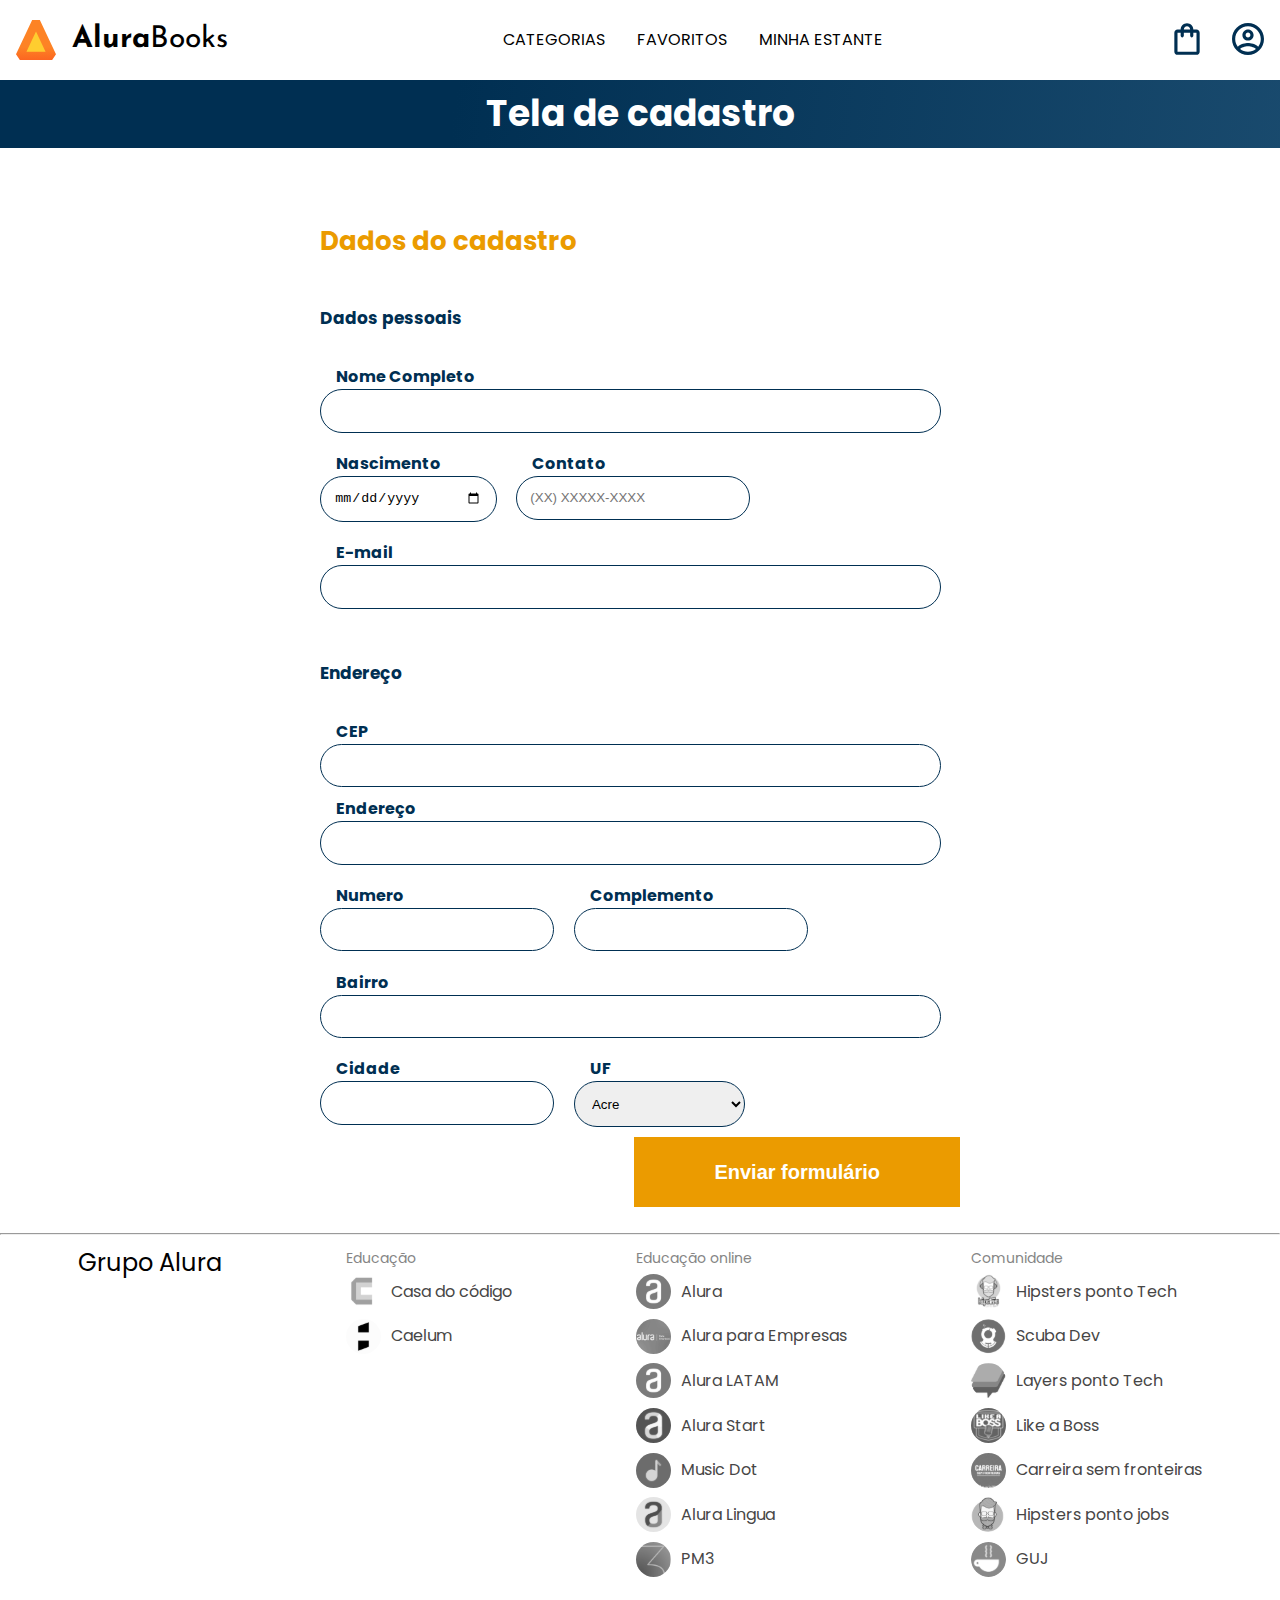
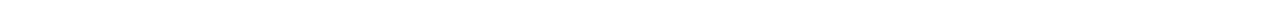
<file: Foramação de Javascript para fron-end/AluraBook cadastro/index.html>
<!DOCTYPE html>
<html lang="en">

<head>
    <meta charset="UTF-8">
    <meta http-equiv="X-UA-Compatible" content="IE=edge">
    <meta name="viewport" content="width=device-width, initial-scale=1.0">
    <link rel="stylesheet" href="./styles/reset.css">
    <link rel="preconnect" href="https://fonts.googleapis.com">
    <link rel="preconnect" href="https://fonts.gstatic.com" crossorigin>
    <link href="https://fonts.googleapis.com/css2?family=Poppins:wght@300;400;500;700&display=swap" rel="stylesheet">
    <link rel="stylesheet" href="https://unpkg.com/swiper@8/swiper-bundle.min.css" />
    <link href="https://fonts.googleapis.com/css2?family=Josefin+Sans:wght@400;700&display=swap" rel="stylesheet">
    <link rel="stylesheet" href="./styles/styles.css">
    <title>Formulário de cadastro</title>
</head>

<body>

    <header class="cabeçalho">
        <div class="container">
            <input type="checkbox" id="menu" class="container__botao">
            <label for="menu" class="container__rotulo">
                <span class="cabeçalho__menu-hamburguer container__imagem"></span>
            </label>
            <ul class="lista-menu">
                <li class="lista-menu__titulo">Categorias</li>
                <li class="lista-menu__item">
                    <a href="#" class="lista-menu__link">Programação</a>
                </li>
                <li class="lista-menu__item">
                    <a href="#" class="lista-menu__link">Front-end</a>
                </li>
                <li class="lista-menu__item">
                    <a href="#" class="lista-menu__link">Infraestrutura</a>
                </li>
                <li class="lista-menu__item">
                    <a href="#" class="lista-menu__link">Business</a>
                </li>
                <li class="lista-menu__item">
                    <a href="#" class="lista-menu__link">Design & UX</a>
                </li>
            </ul>
            <img src="img/Logo.svg" alt="Logo da Alurabooks" class="container__imagem">
            <h1 class="container__titulo"><b class="container__titulo--negrito">Alura</b>Books</h1>
        </div>

        <ul class="opções">
            <input type="checkbox" id="opções-menu" class="opções__botão">
            <li class="opções__item"><a href="#" class="opções__link">Categorias</a></li>
            <li class="opções__item"><a href="#" class="opções__link">Favoritos</a></li>
            <li class="opções__item"><a href="#" class="opções__link">Minha estante</a></li>
        </ul>

        <div class="container">
            <a href="#"><img src="img/Favoritos.svg" alt="Meus favoritos"
                    class="container__imagem container__imagem-transparente"></a>
            <a href="#" class="container__link">
                <img src="img/Compras.svg" alt="Carrinhos de compras" class="container__imagem">
                <p class="container__texto">Minha sacola</p>
            </a>
            <a href="#" class="container__link">
                <img src="img/Usuario.svg" alt="Meu perfil" class="container__imagem">
                <p class="container__texto">Meu perfil</p>
            </a>
        </div>
    </header>

    <section class="banner">
        <h2 class="banner__titulo">Tela de cadastro</h2>
    </section>

    <main class="principal">
        <h2 class="principal__titulo">Dados do cadastro</h2>

        <form class="principal__formulario" id="formulario" target="_blank"
            onsubmit="location.replace('./cadastro-finalizado.html')">
            <h3 class="principal__subtitulo">Dados pessoais</h3>
            <div class="formulario__campo">
                <label class="campo__etiqueta" for="nome">Nome Completo</label>
                <input name="nome" id="nome" class="campo__escrita" required />
            </div>
            <div class="formulario__dupla">
                <div class="formulario__campo">
                    <label class="campo__etiqueta" for="nascimento">Nascimento</label>
                    <input name="nascimento" id="nascimento" type="date" class="campo__escrita" required />
                </div>
                <div class="formulario__campo">
                    <label class="campo__etiqueta" for="telefone">Contato</label>
                    <input name="telefone" id="telefone" type="tel" placeholder="(XX) XXXXX-XXXX" class="campo__escrita"
                        required />
                </div>
            </div>
            <div class="formulario__campo">
                <label class="campo__etiqueta" for="email">E-mail</label>
                <input name="email" id="email" type="email" class="campo__escrita" required />
            </div>

            <h3 class="principal__subtitulo">Endereço</h3>

            <div class="formulario__campo">
                <label class="campo__etiqueta" for="cep">CEP</label>
                <input name="cep" id="cep" class="campo__escrita" required />
                <div id="erro" class="erroCEP"></div>
            </div>

            <div class="formulario__campo">
                <label class="campo__etiqueta" for="endereco">Endereço</label>
                <input name="endereco" id="endereco" class="campo__escrita" required />
            </div>
            <div class="formulario__dupla">
                <div class="formulario__campo">
                    <label class="campo__etiqueta" for="numero">Numero</label>
                    <input name="numero" id="numero" class="campo__escrita" required />
                </div>
                <div class="formulario__campo">
                    <label class="campo__etiqueta" for="complemento">Complemento</label>
                    <input name="complemento" id="complemento" class="campo__escrita" />
                </div>
            </div>
            <div class="formulario__campo">
                <label class="campo__etiqueta" for="bairro">Bairro</label>
                <input name="bairro" id="bairro" class="campo__escrita" required />
            </div>
            <div class="formulario__dupla">
                <div class="formulario__campo">
                    <label class="campo__etiqueta" for="cidade">Cidade</label>
                    <input name="cidade" id="cidade" class="campo__escrita" required />
                </div>

                <div class="formulario__campo">
                    <label class="campo__etiqueta" for="estado">UF</label>
                    <select id="estado" name="estado" class="campo__escrita">
                        <option value="AC">Acre</option>
                        <option value="AL">Alagoas</option>
                        <option value="AP">Amapá</option>
                        <option value="AM">Amazonas</option>
                        <option value="BA">Bahia</option>
                        <option value="CE">Ceará</option>
                        <option value="DF">Distrito Federal</option>
                        <option value="ES">Espírito Santo</option>
                        <option value="GO">Goiás</option>
                        <option value="MA">Maranhão</option>
                        <option value="MT">Mato Grosso</option>
                        <option value="MS">Mato Grosso do Sul</option>
                        <option value="MG">Minas Gerais</option>
                        <option value="PA">Pará</option>
                        <option value="PB">Paraíba</option>
                        <option value="PR">Paraná</option>
                        <option value="PE">Pernambuco</option>
                        <option value="PI">Piauí</option>
                        <option value="RJ">Rio de Janeiro</option>
                        <option value="RN">Rio Grande do Norte</option>
                        <option value="RS">Rio Grande do Sul</option>
                        <option value="RO">Rondônia</option>
                        <option value="RR">Roraima</option>
                        <option value="SC">Santa Catarina</option>
                        <option value="SP">São Paulo</option>
                        <option value="SE">Sergipe</option>
                        <option value="TO">Tocantins</option>
                        <option value="EX">Estrangeiro</option>
                    </select>
                </div>

            </div>


            <input type="submit" value="Enviar formulário" class="formulario__botao" id="enviar">
        </form>
    </main>

    <hr>
    <footer class="rodapé">
        <h2 class="rodapé__titulo">Grupo Alura</h2>
        <ul class="lista-rodapé">
            <li class="lista-rodapé__titulo">Educação</li>
            <li class="lista-rodapé__item">
                <img src="img/CasaDoCodigo.svg" alt="Logo da casa do código">
                <a href="https://www.casadocodigo.com.br/" class="lista-rodapé__link">Casa do código</a>
            </li>
            <li class="lista-rodapé__item">
                <img src="img/Caelum.svg" alt="Logo da caelum">
                <a href="https://caelum.com.br/" class="lista-rodapé__link">Caelum</a>
            </li>
        </ul>

        <ul class="lista-rodapé">
            <li class="lista-rodapé__titulo">Educação online</li>
            <li class="lista-rodapé__item">
                <img src="img/Alura.svg" alt="Logo da Alura">
                <a href="https://www.alura.com.br/" class="lista-rodapé__link">Alura</a>
            </li>
            <li class="lista-rodapé__item">
                <img src="img/AluraEmpresas.svg" alt="Logo da Alura para Empresas">
                <a href="https://www.alura.com.br/empresas" class="lista-rodapé__link">Alura para Empresas</a>
            </li>
            <li class="lista-rodapé__item">
                <img src="img/AluraLATAM.svg" alt="Logo da Alura Latam">
                <a href="https://www.aluracursos.com/" class="lista-rodapé__link">Alura LATAM</a>
            </li>
            <li class="lista-rodapé__item">
                <img src="img/AluraStart.svg" alt="Logo da Alura START">
                <a href="https://www.alurastart.com.br/" class="lista-rodapé__link">Alura Start</a>
            </li>
            <li class="lista-rodapé__item">
                <img src="img/MusicDot.svg" alt="Logo da Music Dot">
                <a href="https://www.musicdot.com.br/" class="lista-rodapé__link">Music Dot</a>
            </li>
            <li class="lista-rodapé__item">
                <img src="img/AluraLingua.svg" alt="Logo da Alura Lingua">
                <a href="https://www.aluralingua.com.br/" class="lista-rodapé__link">Alura Lingua</a>
            </li>
            <li class="lista-rodapé__item">
                <img src="img/PM3.svg" alt="Logo da PM3">
                <a href="https://www.cursospm3.com.br/" class="lista-rodapé__link">PM3</a>
            </li>
        </ul>

        <ul class="lista-rodapé">
            <li class="lista-rodapé__titulo">Comunidade</li>
            <li class="lista-rodapé__item">
                <img src="img/HipstersTech.svg" alt="Logo do Hipsters ponto Tech">
                <a href="https://hipsters.tech/" class="lista-rodapé__link">Hipsters ponto Tech</a>
            </li>
            <li class="lista-rodapé__item">
                <img src="img/ScubaDev.svg" alt="Logo do Scuba Dev">
                <a href="https://scuba.dev.br/" class="lista-rodapé__link">Scuba Dev</a>
            </li>
            <li class="lista-rodapé__item">
                <img src="img/LayersTech.svg" alt="Logo do Layers ponto Tech">
                <a href="https://layerspontotech.com.br/" class="lista-rodapé__link">Layers ponto Tech</a>
            </li>
            <li class="lista-rodapé__item">
                <img src="img/LikeABoss.svg" alt="Logo do Like a Boss">
                <a href="https://likeaboss.com.br/" class="lista-rodapé__link">Like a Boss</a>
            </li>
            <li class="lista-rodapé__item">
                <img src="img/CarreiraSemFronteira.svg" alt="Logo do Carreira sem fronteiras">
                <a href="https://www.carreirasemfronteiras.com.br/" class="lista-rodapé__link">Carreira sem
                    fronteiras</a>
            </li>
            <li class="lista-rodapé__item">
                <img src="img/HipstersJobs.svg" alt="Logo do Hipsters ponto jobs">
                <a href="https://hipsters.jobs/" class="lista-rodapé__link">Hipsters ponto jobs</a>
            </li>
            <li class="lista-rodapé__item">
                <img src="img/GUJ.svg" alt="Logo do GUJ">
                <a href="https://www.guj.com.br/" class="lista-rodapé__link">GUJ</a>
            </li>
        </ul>
    </footer>
    <script src="Cadastro.js"></script>
</body>

</html>
</file>
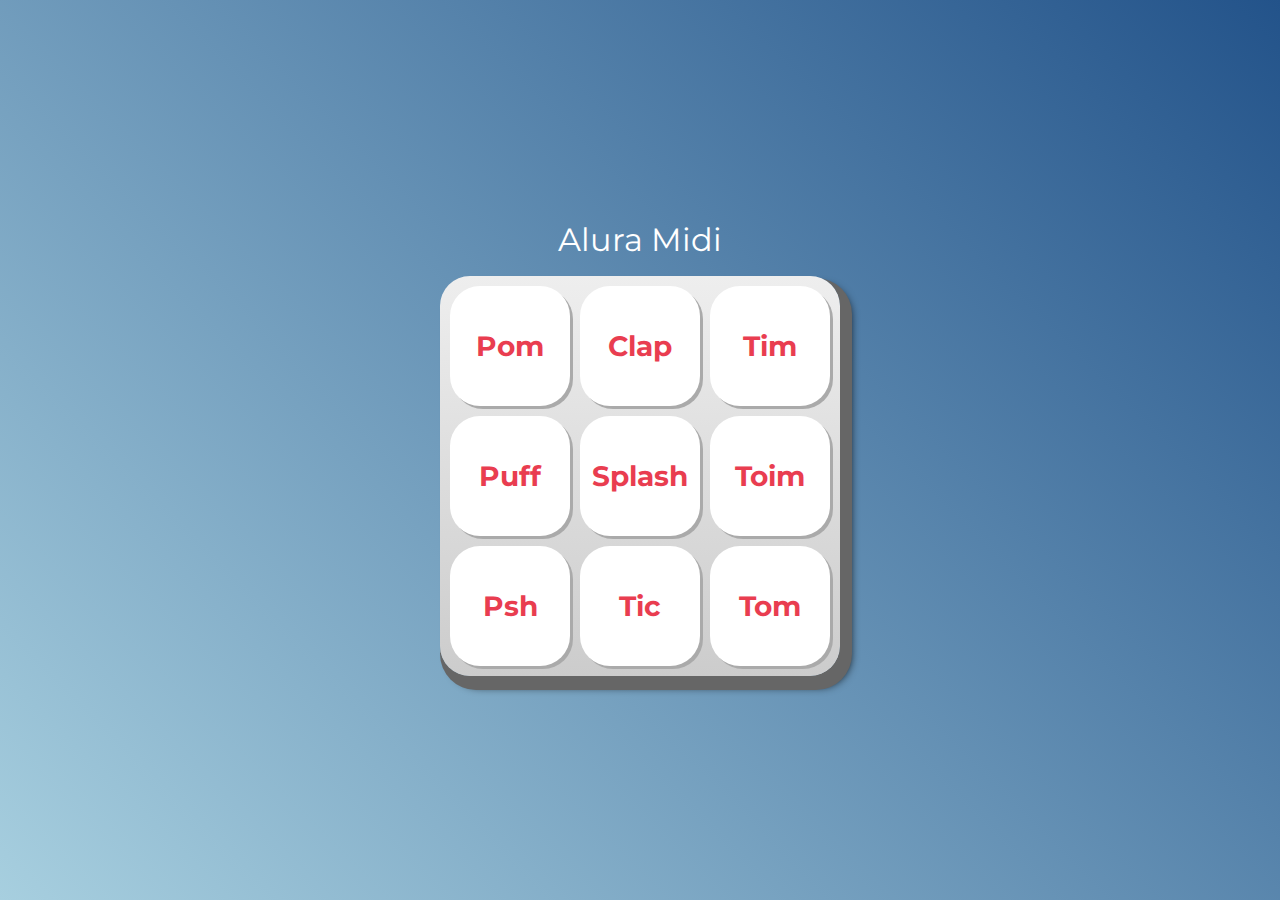
<file: Foramação de Javascript para fron-end/AluraMIDI/index.html>
<!DOCTYPE html>
<html lang="pt-BR">
<head>
    <meta charset="UTF-8">
    <meta http-equiv="X-UA-Compatible" content="IE=edge">
    <meta name="viewport" content="width=device-width, initial-scale=1.0">

    <title>Alura MIDI</title>

    <link rel="preconnect" href="https://fonts.googleapis.com">
    <link rel="preconnect" href="https://fonts.gstatic.com" crossorigin>
    <link href="https://fonts.googleapis.com/css2?family=Montserrat:wght@500;600&display=swap" rel="stylesheet">

    <link rel="icon" type="image/png" href="images/bateria.png">
    <link rel="stylesheet" href="css/reset.css">
    <link rel="stylesheet" href="css/estilos.css">

</head>
<body>

    <h1>Alura Midi</h1>

    <section class="teclado">
        <button class="tecla tecla_pom">Pom</button>
        <button class="tecla tecla_clap">Clap</button>
        <button class="tecla tecla_tim">Tim</button>

        <button class="tecla tecla_puff">Puff</button>
        <button class="tecla tecla_splash">Splash</button>
        <button class="tecla tecla_toim">Toim</button>

        <button class="tecla tecla_psh">Psh</button>
        <button class="tecla tecla_tic">Tic</button>
        <button class="tecla tecla_tom">Tom</button>
    </section>

    <audio  src="sounds/keyq.wav" id="som_tecla_pom"></audio  >
    <audio  src="sounds/keyw.wav" id="som_tecla_clap"></audio  >
    <audio  src="sounds/keye.wav" id="som_tecla_tim"></audio >
    <audio  src="sounds/keya.wav" id="som_tecla_puff"></audio >
    <audio  src="sounds/keys.wav" id="som_tecla_splash"></audio >
    <audio  src="sounds/keyd.wav" id="som_tecla_toim"></audio >
    <audio  src="sounds/keyz.wav" id="som_tecla_psh"></audio >
    <audio  src="sounds/keyx.wav" id="som_tecla_tic"></audio >
    <audio  src="sounds/keyc.wav" id="som_tecla_tom"></audio>
<script src="main.js"></script>
</body>
</html>
</file>
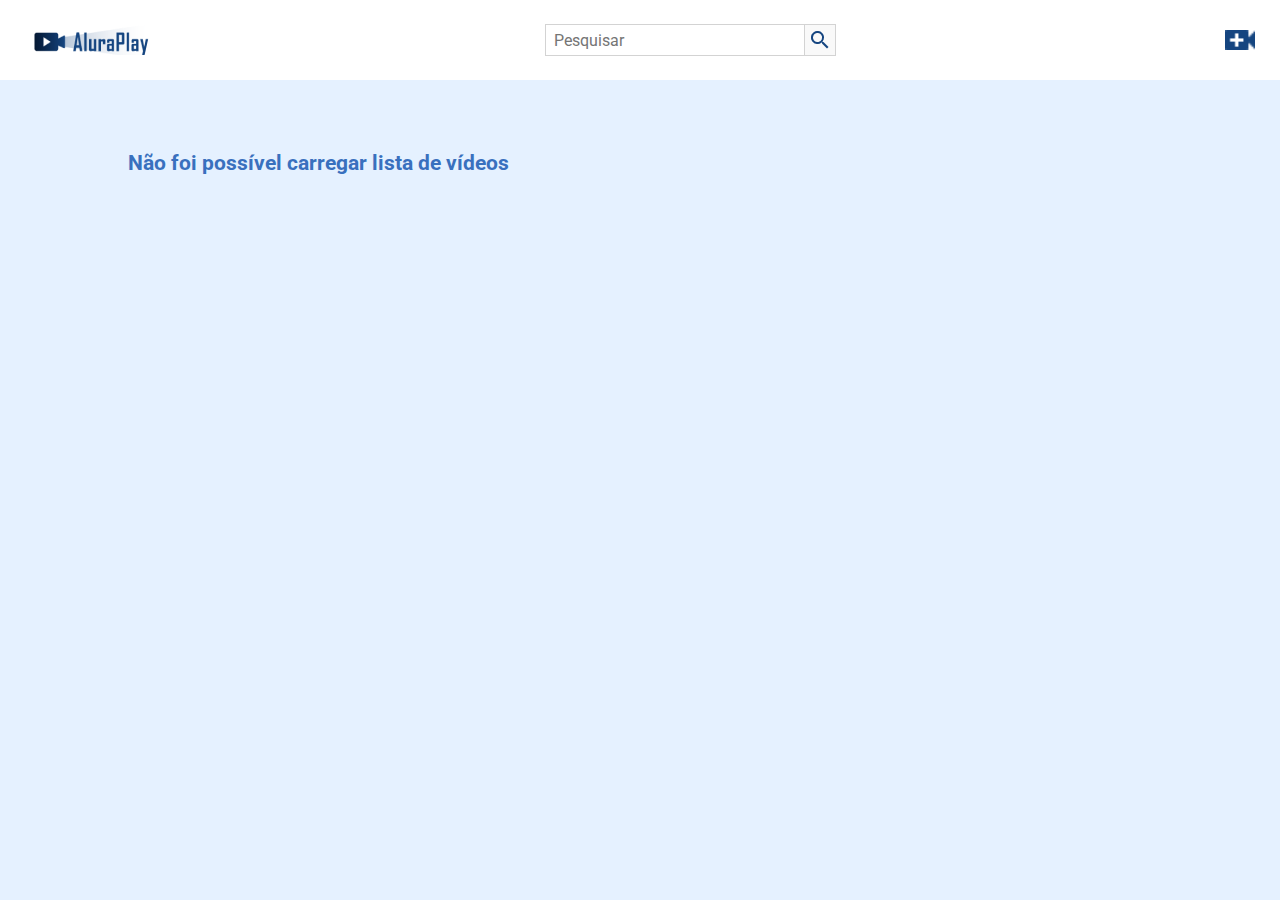
<file: Foramação de Javascript para fron-end/AluraPlay/index.html>
<!DOCTYPE html>
<html lang="pt-br">

<head>
    <meta charset="UTF-8">
    <meta http-equiv="X-UA-Compatible" content="IE=edge">
    <meta name="viewport" content="width=device-width, initial-scale=1.0">
    <link href="https://fonts.googleapis.com/css2?family=Roboto:wght@400;700&display=swap" rel="stylesheet">
    <link rel="stylesheet" href="./css/reset.css">
    <link rel="stylesheet" href="./css/estilos.css">
    <link rel="stylesheet" href="./css/flexbox.css">
    <title>AluraPlay</title>
    <link rel="shortcut icon" href="./img/favicon.ico" type="image/x-icon">
</head>

<body>

    <header>

        <nav class="cabecalho">
            <a class="logo" href="./index.html"></a>

            <div class="cabecalho__pesquisar">

                <input type="search" placeholder="Pesquisar" id="pesquisar" class="pesquisar__input" data-pesquisa>
                <button class="pesquisar__botao" data-botao-pesquisa>

            </div>

            <div class="cabecalho__icones">
                <a href="./pages/enviar-video.html" class="cabecalho__videos"></a>
            </div>
        </nav>

    </header>

    <ul class="videos__container" alt="videos alura" data-lista>

    </ul>
    <script src="./js/mostrarVideos.js" type="module"></script>
    <script src="./js/buscaVideo.js" type="module"></script>
</body>

</html>
</file>
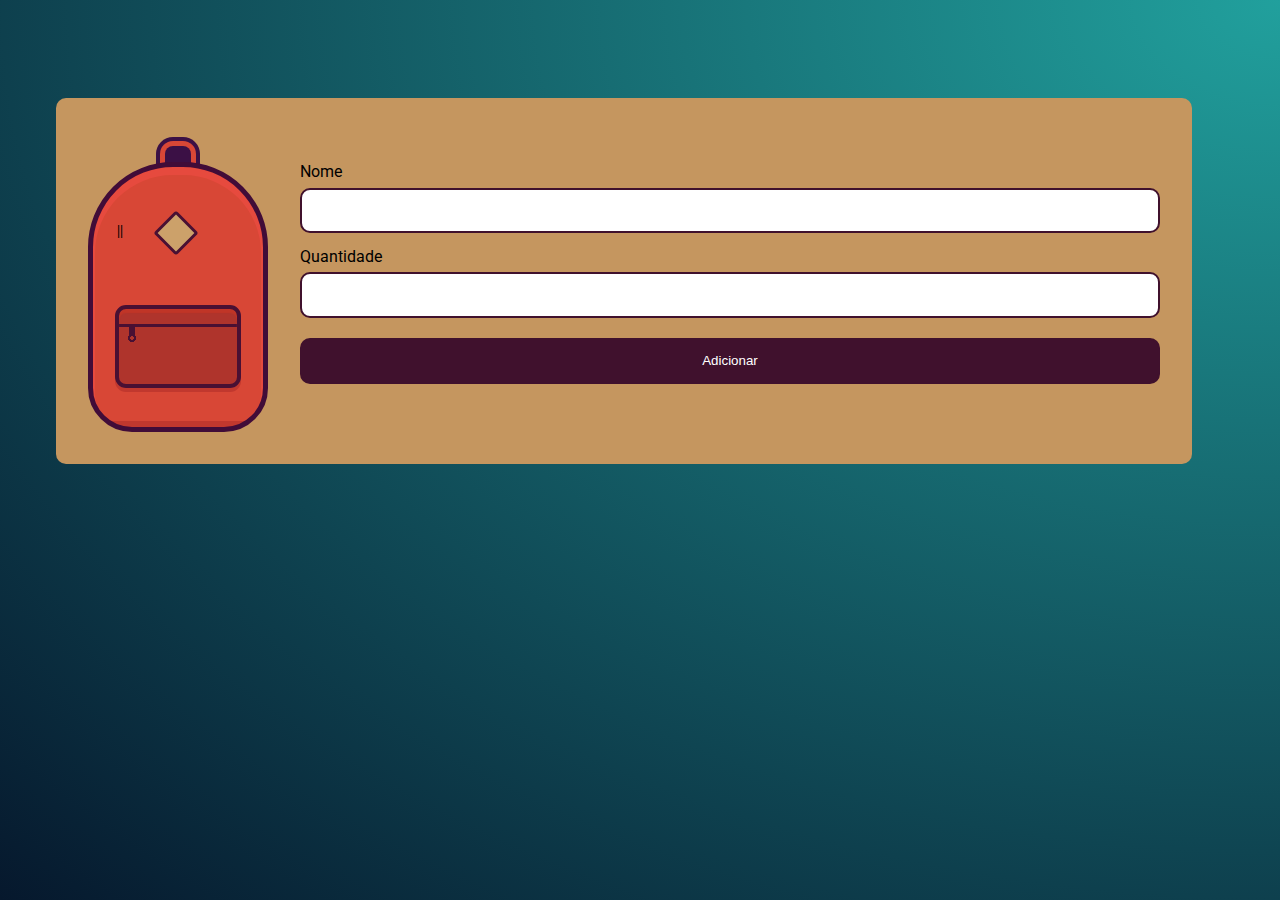
<file: Foramação de Javascript para fron-end/Mochila de viagem/index.html>
<!DOCTYPE html>
<html lang="en">
<head>
    <meta charset="UTF-8">
    <meta http-equiv="X-UA-Compatible" content="IE=edge">
    <meta name="viewport" content="width=device-width, initial-scale=1.0">
    <title>Mochila de viagem</title>
    <link rel="stylesheet" href="css/style.css">

    <link rel="preconnect" href="https://fonts.googleapis.com">
    <link rel="preconnect" href="https://fonts.gstatic.com" crossorigin>
    <link href="https://fonts.googleapis.com/css2?family=Roboto&display=swap" rel="stylesheet"> 
</head>
<body>
    <main class="conteudo">
        <div class="principal">
            <div class="mochila"></div>
            <form action="" class="adicionar" id="novoItem">
                <label for="item">Nome</label>
                <input type="text" name="nome" id="nome">
                <label for="item">Quantidade</label>
                <input type="number" name="quantidade" id="quantidade">
                <input type="submit" value="Adicionar" class="cadastrar">
            </form>
        </div>
        
        <ul class="lista" id="lista"></ul>
    </main>
    <script src="js/main.js"></script>
</body>
</html>
</file>
<file: Foramação de Javascript para fron-end/AluraBook cadastro/styles/styles.css>
@import url("header.css");
@import url("banner.css");
@import url("formulario.css");
@import url("rodape.css");
@import url("cadastro.css");

:root {
    --cor-de-fundo: #EBECEE;
    --branco: #FFFFFF;
    --laranja: #EB9B00;
    --azul-degrade: linear-gradient(97.54deg, #002F52 35.49%, #326589 165.37%);
    --fonte-principal: "Poppins";
    --azul: #002F52;
    --fonte-secundario: "Josefin Sans";
    --preto: #000000;
    --cinza: #474646;
    --cinza-claro: #858585;
    --vermelho: #D94937;
}

body {
    background-color: var(--branco);
    font-family: var(--fonte-principal);
    font-size: 16px;
    font-weight: 400;
}
</file>
<file: Foramação de Javascript para fron-end/AluraMIDI/css/estilos.css>
:root {
  --cinza: #aaa;
  --vermelha: #e93d50;
  --vermelha-escura: #af303f;
  --branca: #fff;
  --luz: rgb(229, 255, 0);
}

body {
  align-items: center;
  background: linear-gradient(45deg, #a7cfdf 0%,#23538a 100%);
  display: flex;
  justify-content: center;
  flex-direction: column;
  font-family: 'Montserrat', sans-serif;
  min-height: 100vh;
}

h1 {
  color: var(--branca);
  margin-bottom: 20px;
  font-size: 2rem;
}

.teclado {
  background: linear-gradient(to bottom, #eeeeee 0%,#cccccc 100%);
  box-shadow: 6px 8px 0 6px #666, 10px 10px 10px #000;
  border-radius: 30px;
  display: grid;
  gap: 10px;
  grid-template-columns: repeat(3, 1fr);
  padding: 10px;
}

.tecla {
  background-color: var(--branca);
  border-radius: 30px;
  box-shadow: 3px 3px 0 var(--cinza);
  color: var(--vermelha);
  cursor: pointer;
  height: 120px;
  font-size: 1.75em;
  font-weight: bold;
  line-height: 120px;
  text-align: center;
  width: 120px;
}

.tecla.ativa,
.tecla:active {
  background-color: var(--vermelha);
  border: 4px solid  var(--vermelha);
  box-shadow: 3px 3px 0 var(--vermelha-escura) inset;
  color: var(--branca);
  outline: none;
}

.tecla.focus,
.tecla:focus {
  outline: none;
  box-shadow: 1px 1px 10px var(--luz);
}

.tecla.active:focus,
.tecla:active:focus {
  box-shadow: 3px 3px 0 var(--vermelha-escura) inset, 1px 1px 10px var(--luz);
}
</file>
<file: Foramação de Javascript para fron-end/AluraPlay/css/estilos.css>
*,
*::before,
*::after {
    --azul-escuro: #154580;
    --azul-medio: #3970BE;
    --azul-claro: #E5F1FF;
    --cinza-texto: #444444;
    --cinza-claro: #ECECEC;
    box-sizing: border-box;
}

body {
    font-family: Roboto, Arial, Helvetica, sans-serif;
    background-color: var(--azul-claro);
    position: relative;
    width: 100%;
    height: 100vh;
    overflow: auto;
    font-size: 14px;
    color: white;
    box-sizing: border-box;
    text-align: center;
}

/* ESTILOS DO HEADER */

.cabecalho {
    background-color: white;
    position: fixed;
    top: 0;
    height: 80px;
    width: 100%;
    padding: 0 25px;
    z-index: 2;
}

.logo {
    background-image: url(../img/cabecalho/Logo.png);
    background-repeat: no-repeat;
    padding: 15px 65px;
    cursor: pointer;
}


.cabecalho__videos {
    background-image: url(../img/cabecalho/video_call.png);
    background-size: contain;
    background-repeat: no-repeat;
    background-position: center;
    padding: 15px;
}

/* ESTILOS DA SEÇÃO VÍDEOS */

.videos__container {
    color: black;
}

.mensagem {
    display: grid;
    align-items: center;
    justify-content: center;
    height: 100vh;
}

.mensagem__imagem {
    width: 30%;
}

.mensagem__titulo {
    color: var(--azul-medio);
    font-weight: bold;
    font-size: 21px;
}

.pesquisar__input {
    width: 260px;
    height: 32px;
    border: 1px solid rgb(211, 211, 211);
    font-size: 16px;
    padding: 3px 8px;
    border: 1px solid rgb(211, 211, 211);
    color: var(--azul-escuro);
}

.pesquisar__botao {
    background-image: url(../img/cabecalho/search.png);
    background-repeat: no-repeat;
    background-position: center;
    border: 1px solid rgb(211, 211, 211);
    background-color: #F9F9F9;
    border-left: none;
    padding: 15px 15px;
    cursor: pointer;
}

.cabecalho__pesquisar {
    display: flex;
    justify-content: center;
}

@media(min-width: 834px) {

    body {
        height: 100vh;
    }

}
</file>
<file: Foramação de Javascript para fron-end/AluraPlay/css/flexbox.css>
/* Aula 1 */
.cabecalho {
    display: flex;
    justify-content: space-between;
    align-items: center;
}






/* SEÇÃO VÍDEOS */

.videos__container {
    display: flex;
    flex-wrap: wrap;
    gap: 10px;
    z-index: 1;
    padding: 153px 20px 10px 20px;
}

.videos__item {
    flex-grow: 1;
    height: 303px;
    width: 300px;
}

/* grid vídeos */

.descricao-video {
    margin-top: 1rem;
    display: grid;
    text-align: start;
    column-gap: 1rem;
    row-gap: 10px;
    grid-template-columns: auto 1fr;
}

.descricao-video img {
    grid-area: 1 / 1 / 3 / 2;
}

.descricao-video h3 {
    grid-area: 1 / 2 / 2 / 3;
    font-weight: 700;
    color: #444444;
}

.descricao-video p {
    grid-area: 2 / 2 / 3 / 3;
    font-size: 14px;
    color: #444444;
}

.descricao-video img {
    width: 2em;
    height: 2em;
    border-radius: 100%;
}

@media(min-width: 834px) {

    .videos__container {
        padding-left: 10%;
        padding-right: 10%;
    }
}

@media(min-width: 1440px) {
    .videos__item {
        width: 288px;
    }
}
</file>
<file: Foramação de Javascript para fron-end/Mochila de viagem/css/style.css>
html {
    background: radial-gradient(farthest-corner at right top,#21A09D, #06182D);
    height: 100%;
    font-family: 'Roboto', cursive;
}

.conteudo {
    padding: 10vh 3em 0;
    display: flex;
    align-items: flex-start;
    gap: 2em;
}

.principal {
    flex-grow: 1;
    flex-basis: auto;
    min-width: 600px;
    padding: 4em 2em 2em;
    box-sizing: border-box;
    display: flex;
    background: #C5965F;
    border-radius: 10px;
    gap: 2em;
}
  
.mochila {
    min-width: 170px;
    max-width: 170px;
    height: 180px;
    padding-top: 80px;
    background-color: #d84736;
    box-shadow: inset 0 6px 0 2px #e64a3e, 0 -93px 0 -77px #3b1045, 0 -93px 0 -72px #d84736, 0 -93px 0 -68px #3b1045;
    background-image: linear-gradient(to right, transparent 5px, transparent 20px, transparent 1px, transparent 25px, transparent 5px, transparent 20px, transparent 20px, transparent 86px, #c1382e 45px, #c1382e 230px, transparent 25px, transparent 172px );
    background-position: center 254px;
    background-size: 305px 6px;
    background-repeat: repeat-x; 
    border: 5px solid #410c38;
    border-radius: 85px 85px 44px 44px;
    display: inline-block;
    vertical-align: top;
    flex-basis: auto;
    flex-grow: 1;
}
  
.mochila:before, .mochila:after {
    display: block;
    content: '';
    position: absolute;
  }
  
.mochila:before {
    height: 75px;
    width: 118px;
    background-image: radial-gradient(circle closest-corner at 13px 29px , #af342c, #af342c 2px, transparent 2px, transparent), radial-gradient(circle closest-corner at 13px 29px , #491033, #491033 4px, transparent 4px, transparent), linear-gradient(to bottom, transparent 10px, transparent 15px, #491033 5px, #491033 18px, transparent 18px, transparent 100px), linear-gradient(to right, #af342c 10px, #af342c 10px, transparent 10px, transparent 16px, #af342c 9px, #af342c 50px), linear-gradient(to bottom, #af342c 8px, #af342c 16px, #491033 8px, #491033 30px, #af342c 20px, #af342c 72px, #af342c 10px, #af342c 57px, #af342c 5%);
    margin-left: 22px;
    margin-top: 58px;
    border: 4px solid #491033;
    border-radius: 11px;
    box-shadow: 0 4px 0 0 #c1382e, inset 0px 4px 1px 0 #c03527;
    content: '||';
    color: transparent;
    font-family: Comic Sans MS;
    font-weight: bold;
    z-index: 1;
    text-shadow: rgb(0, 0, 0) -2px -86px 0px;
    font-size: 14px;
}
  
.mochila:after {
    margin-left: 67px;
    margin-top: -30px;
    background: #cca16a;
    width:26px;
    height:26px;
    border: 3px solid #491033;
    border-radius: 3px;
    transform: rotate(45deg);
}

.adicionar {
    width: 100%;
}

.adicionar input {
    width: 100%;
    box-sizing: border-box;
    margin: 0.5em 0 1em;
    padding: 1em 0.5em;
    border-radius: 10px;
    border: 2px solid #40112D;
}

.adicionar label {
    display: block;
}

.cadastrar {
    background-color: #40112D;
    color: #FFFFFF;
    cursor: pointer;
}

.lista {
    margin: 0;
    padding: 0;
}

.item {
    list-style: none;
    padding: 0.6em 2em;
    background: #FFFFFF;
    border-radius: 10px;
    margin: 0 0 1em;
    width: 100%;
    box-sizing: border-box;
    display: inline-flex;
    align-items: center;
    gap: 1em;
    font-size: 20px;
}

.item strong {
    border-radius: 50%;
    display: flex;
    align-items: center;
    justify-content: center;
    width: 40px;
    height: 40px;
    Background: #C5965F;
    font-weight: 400;
}
</file>
